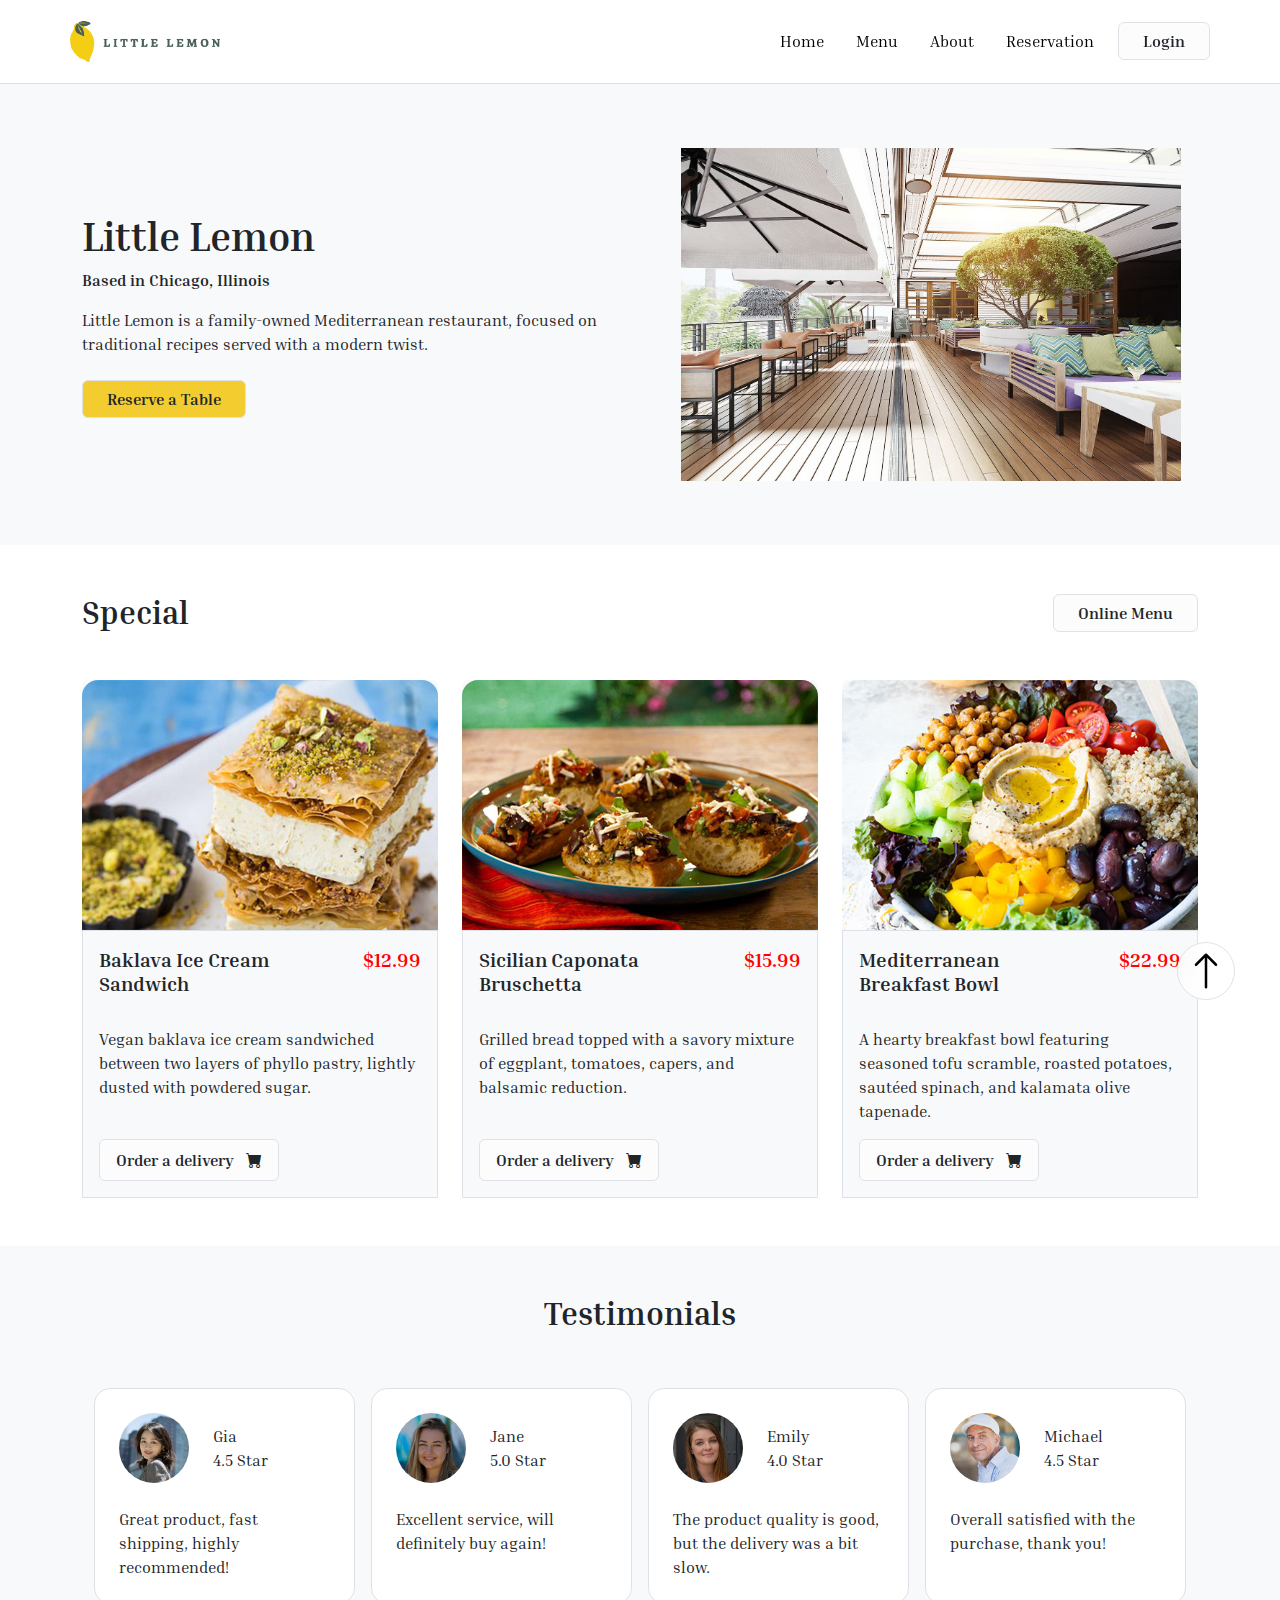
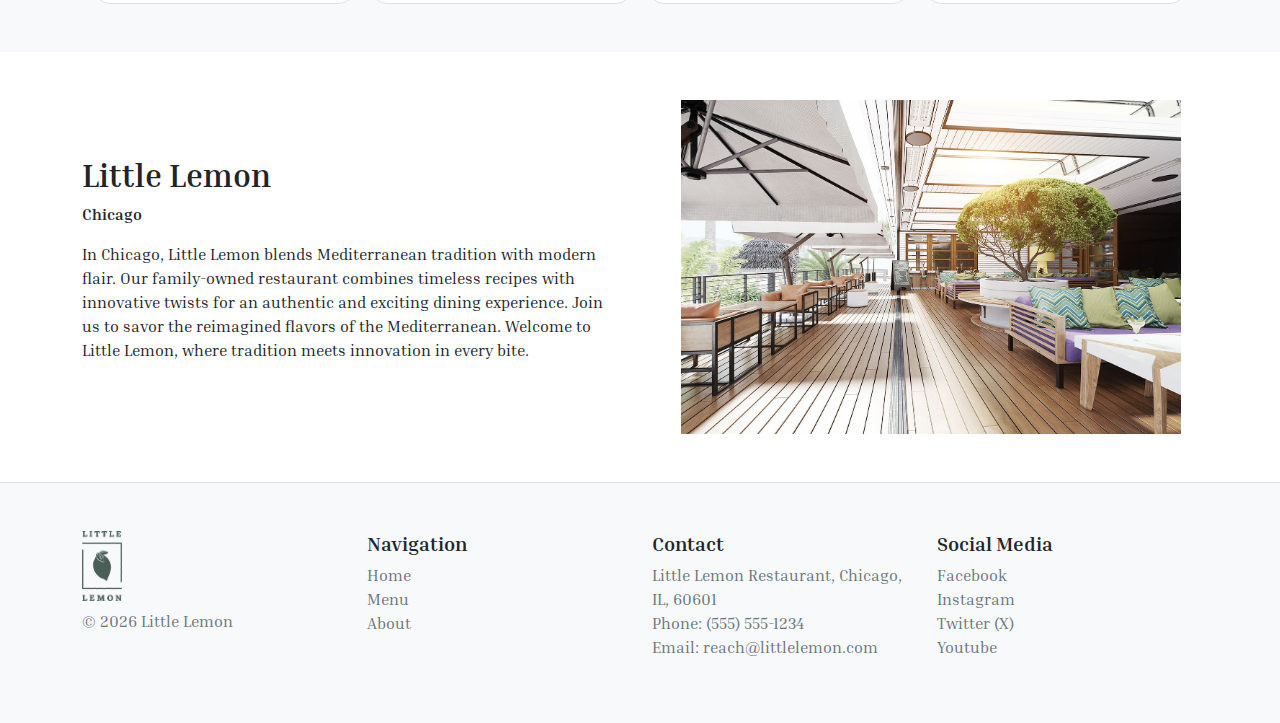
<file: index.html>
<!DOCTYPE html>
<html lang="en">
<head>
  <meta charset="UTF-8">
  <meta name="viewport" content="width=device-width, initial-scale=1.0">
  <title>Little Lemon, Chicago</title>
  <!-- Open Graph meta tags -->
  <meta property="og:title" content="Little Lemon" />
  <meta property="og:description" content="Little Lemon is a family-owned Mediterranean restaurant, focused on traditional recipes served with a modern twist." />
  <meta property="og:image" content="assets/images/restaurant.jpg" />
  <meta property="og:url" content="https://ankantalukdar.github.io/little-lemon/" />
  <meta property="og:type" content="website" />
  <meta property="og:site_name" content="Litlte Lemon" />
  <!-- End -->
  <link rel="icon" type="image/webp" href="assets/images/favicon.webp">
  <link href="https://cdn.jsdelivr.net/npm/bootstrap@5.3.3/dist/css/bootstrap.min.css" rel="stylesheet" integrity="sha384-QWTKZyjpPEjISv5WaRU9OFeRpok6YctnYmDr5pNlyT2bRjXh0JMhjY6hW+ALEwIH" crossorigin="anonymous">
  <link rel="stylesheet" href="style.css">
  <link rel="preconnect" href="https://fonts.googleapis.com">
  <link rel="preconnect" href="https://fonts.gstatic.com" crossorigin>
  <link href="https://fonts.googleapis.com/css2?family=Inria+Serif:wght@400;700&display=swap" rel="stylesheet">
  <link rel="stylesheet" href="https://cdn.jsdelivr.net/npm/bootstrap-icons@1.11.3/font/bootstrap-icons.min.css">
</head>
<body>
  <!-- nav start -->
  <nav class="navbar navbar-expand-md font-regular pt-3 pb-3 sticky-top border-bottom border-1" style="background-color: rgba(255, 255, 255, 0.7); backdrop-filter: blur(10px);">
    <div class="container ps-4 pe-4 ps-sm-0 pe-sm-0">
      <a href="#" class="navbar-brand">
        <img src="assets/images/logo.png" alt="Logo" width="150px" class="logo">
      </a>
      <button class="navbar-toggler custom-toggler" type="button" data-bs-toggle="collapse" data-bs-target="#navbarNav" aria-controls="navbarNav" aria-expanded="false" aria-label="Toggle navigation">
        <span class="navbar-toggler-icon"></span>
      </button>
      <div class="collapse navbar-collapse" id="navbarNav">
        <ul class="navbar-nav ms-auto gap-3 mb-0 align-items-center">
          <li class="nav-item"><a href="#" class="nav-link text-black">Home</a></li>
          <li class="nav-item"><a href="#menu" class="nav-link text-black">Menu</a></li>
          <li class="nav-item"><a href="#about" class="nav-link text-black">About</a></li>
          <li class="nav-item"><a href="#" class="nav-link text-black" id="reservationLink">Reservation</a></li>
          <li class="nav-item"><button id="loginBtn" class="btn btn-clr border border-1 px-4 font-bold">Login</button></li>
        </ul>
      </div>
    </div>
  </nav>
  <!-- nav end -->
  <!-- ---------------------------- -->
  <!-- popup modals -->
  <!-- login popup modal -->
  <div class="modal font-regular" id="loginModal" style="background-color: rgba(255, 255, 255, 0.7); backdrop-filter: blur(10px);">
    <div class="modal-dialog modal-dialog-centered modal-lg">
      <div class="modal-content px-3 py-2 pop-up">
        <div class="modal-body">
          <div class="row justify-content-between">
            <!-- Left side with image -->
            <div class="col-md-6 popup-image rounded-start">
            </div>
            <!-- Right side with login options -->
            <div class="col-lg-6">
              <!-- Close button -->
              <div class="d-flex justify-content-end">
                <button type="button" class="btn-close" data-bs-dismiss="modal" aria-label="Close"></button>
              </div>
              <h2 class="text-center font-bold mb-3">Login</h2>
              <p class="text-center">Getting started is easy</p>
              <!-- Social login buttons -->
              <div class="text-center">
                <button class="btn border border-1 mb-3 btn-clr" onclick="closeModal()">
                  <i class="bi bi-google pe-1"></i>
                  Google
                </button>
                <button class="btn border border-1 mb-3 btn-clr" onclick="closeModal()">
                  <i class="bi bi-facebook pe-1"></i>
                  Facebook
                </button>
              </div>
              <p class="text-center">Or continue with:</p>
              <!-- Blank form -->
              <form class="d-flex flex-column align-items-center">
                <div class="mb-3 form-width-mx">
                  <input type="email" class="form-control" placeholder="Email">
                </div>
                <div class="mb-3 form-width-mx">
                  <input type="password" class="form-control" placeholder="Password">
                </div>
                <div class="d-flex justify-content-center align-items-center">
                  <button type="submit" class="btn border border-1 btn-block btn-clr">
                    <i class="bi bi-box-arrow-in-left pe-1"></i>
                    Login
                  </button>
                </div>
              </form>
              <!-- Create account link -->
              <p class="text-center mt-3">Don't have an account? <a href="#" id="signupBtn" class="text-decoration-none" onclick="showSignupModal()">Sign Up</a></p>
              <p class="text-center text-secondary">By logging in, you agree to our <a href="#" class="text-decoration-none text-secondary">Terms and Conditions</a>.</p>
            </div>
          </div>
        </div>
      </div>
    </div>
  </div>
  <!-- signup popup modal -->
  <div class="modal font-regular" id="signupModal" style="background-color: rgba(255, 255, 255, 0.7); backdrop-filter: blur(10px);">
    <div class="modal-dialog modal-dialog-centered modal-lg">
      <div class="modal-content px-3 py-2 pop-up">
        <div class="modal-body">
          <div class="row justify-content-between">
            <!-- Left side with image -->
            <div class="col-md-6 popup-image rounded-start">
            </div>
            <!-- Right side with signup options -->
            <div class="col-lg-6">
              <!-- Close button -->
              <div class="d-flex justify-content-end">
                <button type="button" class="btn-close" data-bs-dismiss="modal" aria-label="Close"></button>
              </div>
              <h2 class="text-center font-bold mb-3 pb-4">Sign Up</h2>
              <!-- Blank form -->
              <form class="d-flex flex-column align-items-center">
                <div class="mb-3 form-width-mx">
                  <input type="text" class="form-control" placeholder="Full Name">
                </div>
                <div class="mb-3 form-width-mx">
                  <input type="email" class="form-control" placeholder="Email">
                </div>
                <div class="mb-3 form-width-mx">
                  <input type="password" class="form-control" placeholder="Password">
                </div>
                <div class="mb-3 form-width-mx">
                  <input type="password" class="form-control" placeholder="Confirm Password">
                </div>
                <div class="d-flex justify-content-center align-items-center">
                  <button type="submit" class="btn border border-1 btn-block btn-clr">
                    <i class="bi bi-person-plus pe-1"></i>
                    Sign Up
                  </button>
                </div>
              </form>
              <!-- Login link -->
              <p class="text-center mt-3">Already have an account? <a href="#" id="loginBtn" class="text-decoration-none" onclick="showLoginModal()">Login</a></p>
              <p class="text-center text-secondary mb-0">By signing up, you agree to our <a href="#" class="text-decoration-none text-secondary">Terms and Conditions</a>.</p>
            </div>
          </div>
        </div>
      </div>
    </div>
  </div>
  <!-- reservation modal -->
  <div class="modal font-regular" id="reservationModal" style="background-color: rgba(255, 255, 255, 0.7); backdrop-filter: blur(10px);">
    <div class="modal-dialog modal-dialog-centered modal-lg">
      <div class="modal-content px-3 py-2 pop-up">
        <div class="modal-body">
          <div class="row justify-content-between">
            <!-- Reservation Form -->
            <div class="col-md-12">
              <!-- Close button -->
              <div class="d-flex justify-content-end">
                <button type="button" class="btn-close" data-bs-dismiss="modal" aria-label="Close"></button>
              </div>
              <div class="text-center mb-3">
                <img src="assets/images/logo.png" class="pb-2" alt="Logo" width="125">
              </div>
              <h2 class="text-center font-bold mb-3 pb-4">Table Reservation</h2>
              <!-- Reservation Form -->
              <form id="reservationForm" class="d-flex flex-column align-items-center">
                <div class="mb-3 form-width-mx">
                  <input type="text" class="form-control" name="first_name" placeholder="First Name" required>
                </div>
                <div class="mb-3 form-width-mx">
                  <input type="text" class="form-control" placeholder="Last Name">
                </div>
                <div class="mb-3 form-width-mx">
                  <div class="input-group">
                      <input type="tel" class="form-control" placeholder="Phone Number" required>
                      <button type="button" class="form-control" id="useEmailButton">Use Email Instead</button>
                  </div>
                  <div class="input-group">
                    <input type="email" class="form-control" placeholder="Email" style="display:none;" id="emailField">
                    <button type="button" class="form-control" style="display:none;" id="usePhoneNumberButton">Use Phone Number</button>
                  </div>
                </div>
                <div class="mb-3 form-width-mx">
                  <input type="number" class="form-control" name="number_of_guests" placeholder="Number of Guests" required min="1" max="25">
                </div>
                <div class="mb-3 form-width-mx">
                  <input type="date" class="form-control" name="date" placeholder="Select Date" required>
                </div>
                <div class="mb-3 form-width-mx">
                  <input type="time" class="form-control" name="time" placeholder="Select Time" required>
                </div>
                <div class="mb-3 form-width-mx">
                  <select class="form-select">
                    <option value="" selected disabled>Select Occasion (Optional)</option>
                    <option value="birthday">Birthday</option>
                    <option value="anniversary">Anniversary</option>
                    <option value="other">Other</option>
                  </select>
                </div>
                <div class="mb-3 form-width-mx d-flex gap-3">
                  <label>
                    <input type="checkbox"> Kids
                  </label>
                  <label>
                    <input type="checkbox"> Senior Citizenship
                  </label>
                </div>
                <div class="mb-3 form-width-mx">
                  <label>
                    <input type="checkbox"> Outside Sitting
                  </label>
                </div>
                <div class="d-flex justify-content-center align-items-center pb-3 pt-1">
                  <button type="submit" class="btn border border-1 btn-block btn-clr">
                    <i class="bi bi-box-arrow-in-left pe-1"></i>
                    Reserve Table
                  </button>
                </div>
              </form>
            </div>
          </div>
        </div>
      </div>
    </div>
  </div>
  <!-- popup modals end -->
  <!-- ---------------------------- -->
  <!-- hero section -->
  <section id="hero" class="bg-light font-regular pt-3 pb-3">
    <div class="p-3 p-md-0">
      <div class="container d-flex justify-content-between gap-5 pt-0 pt-md-5 pb-4 pb-md-5 flex-1">
        <div class="d-flex flex-column align-self-center flex-1">
          <img src="assets/images/restaurant.jpg" class="mobile-image mb-4 rounded" width="100%" alt="">
          <h1 class="font-bold">Little Lemon</h1>
          <p class="font-bold">Based in Chicago, Illinois</p>
          <p>Little Lemon is a family-owned Mediterranean restaurant, focused on traditional recipes served with a modern twist.</p>
          <button class="btn ll-color border border-1 mt-2 px-4 font-bold" id="reservationButton">Reserve a Table</button>
        </div>
        <div class="about-image-wrap flex-1">
          <img src="assets/images/restaurant.jpg" class="" width="100%" alt="">
        </div>
      </div>
    </div>
  </section>
  <!-- hero end -->
  <!-- ---------------------------- -->
  <!-- menu section -->
  <section id="menu" class="">
    <div class="p-3 p-md-0">
      <div class="container d-flex flex-column gap-5 pt-4 pt-md-5 pb-4 pb-md-5">
        <div class="d-flex justify-content-between align-items-center">
          <h2 class="font-bold mb-0">Special</h2>
          <button class="btn btn-clr border border-1 px-4 font-bold" onclick="window.open('assets/menu_compressed.pdf')">Online Menu</button>
        </div>
        <div class="card-wrapper">
          <div class="row row-cols-1 row-cols-sm-2 row-cols-lg-3 ">
            <div class="col">
              <div class="card bg-light border-0">
                <img src="assets/images/1.jpg" class="card-img-top rounded-top-4" alt="...">
                <div class="card-body border border-1">
                  <div class="title-wrapper">
                    <div class="row">
                      <div class="col-8">
                        <h5 class="card-title pb-4 font-bold">Baklava Ice Cream Sandwich</h5>
                      </div>
                      <div class="col-4 d-flex justify-content-end">
                        <h5 class="card-title pb-4 font-bold"><span style="color: red;">$12.99</span></h5>
                      </div>
                    </div>
                  </div>
                  <p class="pb-3 font-regular">Vegan baklava ice cream sandwiched between two layers of phyllo pastry, lightly dusted with powdered sugar.</p>
                  <button id="menuBtn" class="btn btn-clr border border-1 p-2 px-3 fw-semibold font-bold">
                    Order a delivery
                    <span class="bi bi-cart-fill ps-2"></span>
                  </button>
                </div>
              </div>
            </div>
            <div class="col d-none d-sm-block">
              <div class="card bg-light border-0">
                <img src="assets/images/2.jpg" class="card-img-top rounded-top-4" alt="...">
                <div class="card-body border border-1">
                  <div class="title-wrapper">
                    <div class="row">
                      <div class="col-8">
                        <h5 class="card-title pb-4 font-bold">Sicilian Caponata Bruschetta</h5>
                      </div>
                      <div class="col-4 d-flex justify-content-end">
                        <h5 class="card-title pb-4 font-bold"><span style="color: red;">$15.99</span></h5>
                      </div>
                    </div>
                  </div>
                  <p class="pb-3 font-regular">Grilled bread topped with a savory mixture of eggplant, tomatoes, capers, and balsamic reduction.</p>
                  <button id="menuBtn2" class="btn btn-clr border border-1 p-2 px-3 fw-semibold font-bold">
                    Order a delivery
                    <span class="bi bi-cart-fill ps-2"></span>
                  </button>
                </div>
              </div>
            </div>
            <div class="col d-none d-lg-block">
              <div class="card bg-light border-0">
                <img src="assets/images/3.jpg" class="card-img-top rounded-top-4" alt="...">
                <div class="card-body border border-1">
                  <div class="title-wrapper">
                    <div class="row">
                      <div class="col-8">
                        <h5 class="card-titl pb-4 font-bold">Mediterranean Breakfast Bowl</h5>
                      </div>
                      <div class="col-4 d-flex justify-content-end">
                        <h5 class="card-title pb-4 font-bold"><span style="color: red;">$22.99</span></h5>
                      </div>
                    </div>
                  </div>
                  <p class="fpb-3 font-regular">A hearty breakfast bowl featuring seasoned tofu scramble, roasted potatoes, sautéed spinach, and kalamata olive tapenade.</p>
                  <button id="menuBtn3" class="btn btn-clr border border-1 p-2 px-3 fw-semibold font-bold">
                    Order a delivery
                    <span class="bi bi-cart-fill ps-2"></span>
                  </button>
                </div>
              </div>
            </div>
          </div>
        </div>
      </div>
    </div>
  </section>
  <!-- menu section end -->
  <!-- ---------------------------- -->
  <!-- review section -->
  <section id="review" class="bg-light font-regular">
    <div class="p-3 p-md-0">
      <div class="container d-flex flex-column gap-5 pt-4 pt-md-5 pb-4 pb-md-5">
        <h2 class="font-bold text-center">Testimonials</h2>
        <div class="container align-self-center row gap-3">
          <div class="col bg-white border border-1 rounded-4 p-0">
            <div class="review-card py-4 px-4">
              <div class="row pb-4 align-items-center rp-wrapper">
                <div class="col-auto">
                  <!-- Image -->
                  <div class="review-image">
                    <img src="assets/images/r1.jpg" alt="User Image">
                  </div>
                </div>
                <div class="col">
                  <!-- Username and Ratings -->
                  <div id="rp-username" class="review-details d-flex flex-column align-items-start">
                    <div class="review-username">
                      <p class="mb-0">Gia</p>
                    </div>
                    <div class="review-ratings">
                      <p class="mb-0">4.5 Star</p>
                    </div>
                  </div>
                </div>
              </div>
              <!-- Review Text -->
              <p class="review-text mb-0">Great product, fast shipping, highly recommended!</p>
            </div>
          </div>
          <div id="second-review" class="col bg-white border border-1 rounded-4 p-0">
            <div class="review-card py-4 px-4">
              <div class="row pb-4 align-items-center">
                <div class="col-auto">
                  <!-- Image -->
                  <div class="review-image">
                    <img src="assets/images/r2.jpg" alt="User Image">
                  </div>
                </div>
                <div class="col">
                  <!-- Username and Ratings -->
                  <div class="review-details d-flex flex-column align-items-start">
                    <div class="review-username">
                      <p class="mb-0">Jane</p>
                    </div>
                    <div class="review-ratings">
                      <p class="mb-0">5.0 Star</p>
                    </div>
                  </div>
                </div>
              </div>
              <!-- Review Text -->
              <p class="review-text mb-0">Excellent service, will definitely buy again!</p>
            </div>
          </div>
          <div id="third-review" class="col bg-white border border-1 rounded-4 p-0">
            <div class="review-card py-4 px-4">
              <div class="row pb-4 align-items-center">
                <div class="col-auto">
                  <!-- Image -->
                  <div class="review-image">
                    <img src="assets/images/r3.jpg" alt="User Image">
                  </div>
                </div>
                <div class="col">
                  <!-- Username and Ratings -->
                  <div class="review-details d-flex flex-column align-items-start">
                    <div class="review-username">
                      <p class="mb-0">Emily</p>
                    </div>
                    <div class="review-ratings">
                      <p class="mb-0">4.0 Star</p>
                    </div>
                  </div>
                </div>
              </div>
              <!-- Review Text -->
              <p class="review-text mb-0">The product quality is good, but the delivery was a bit slow.</p>
            </div>
          </div>
          <div id="last-review" class="col bg-white border border-1 rounded-4 p-0">
            <div class="review-card py-4 px-4">
              <div class="row pb-4 align-items-center">
                <div class="col-auto">
                  <!-- Image -->
                  <div class="review-image">
                    <img src="assets/images/r4.jpg" width="80px" alt="User Image">
                  </div>
                </div>
                <div class="col">
                  <!-- Username and Ratings -->
                  <div class="review-details d-flex flex-column align-items-start">
                    <div class="review-username">
                      <p class="mb-0">Michael</p>
                    </div>
                    <div class="review-ratings">
                      <p class="mb-0">4.5 Star</p>
                    </div>
                  </div>
                </div>
              </div>
              <!-- Review Text -->
              <p class="review-text mb-0">Overall satisfied with the purchase, thank you!</p>
            </div>
          </div>
        </div>
      </div>
    </div>
  </section>
  <!-- review section end -->
  <!-- ---------------------------- -->
  <!-- about section -->
  <section id="about" class="font-regular">
    <div class="container d-flex justify-content-between gap-5 pt-4 pt-md-5 pb-4 pb-md-5">
      <div class="d-flex flex-column align-self-center flex-1 p-3 p-md-0">
        <div>
          <h2 class="font-bold">Little Lemon</h2>
          <p class="font-bold">Chicago</p>
        </div>
        <div>
          <p>
            In Chicago, Little Lemon blends Mediterranean tradition with modern flair. Our family-owned restaurant combines timeless recipes with innovative twists for an authentic and exciting dining experience. Join us to savor the reimagined flavors of the Mediterranean. Welcome to Little Lemon, where tradition meets innovation in every bite.
          </p>
        </div>
      </div>
      <div class="about-image-wrap flex-1">
        <img src="assets/images/restaurant.jpg" width="100%" class="about-image" alt="" srcset="">
      </div>
    </div>
  </section>
  <!-- about section end -->
  <!-- ---------------------------- -->
  <!-- footer -->
  <footer class="bg-light font-regular border-top border-1">
    <div class="container pt-4 pt-md-5 pb-4 pb-md-5">
      <div class="row p-3 p-md-0">
        <div class="col-6 col-lg-3">
          <div class="d-flex flex-column gap-2">
            <img src="assets/images/footer logo.png" width="40" alt="">
            <p class="text-secondary">&#169; <span id="currentYear"></span> Little Lemon</p>
          </div>
        </div>
        <div class="col-6 col-lg-3">
          <h5 class="font-bold">Navigation</h5>
          <ul class="list-unstyled">
            <li><a href="#" class="text-decoration-none link-secondary">Home</a></li>
            <li><a href="#menu" class="text-decoration-none link-secondary">Menu</a></li>
            <li><a href="#about" class="text-decoration-none link-secondary">About</a></li>
          </ul>
        </div>
        <div class="col-6 col-lg-3">
          <h5 class="font-bold">Contact</h5>
          <p class="no-margin text-secondary">Little Lemon Restaurant, Chicago, IL, 60601</p>
          <p class="no-margin text-secondary">Phone: (555) 555-1234</p>
          <p class="no-margin text-secondary">Email: <a href="mailto:info@example.com" class="text-decoration-none link-secondary">reach@littlelemon.com</a></p>
        </div>
        <div class="col-6 col-lg-3">
          <h5 class="font-bold">Social Media</h5>
          <ul class="list-unstyled">
            <li><a href="https://www.facebook.com/" class="text-decoration-none link-secondary">Facebook</a></li>
            <li><a href="https://www.instagram.com/" class="text-decoration-none link-secondary">Instagram</a></li>
            <li><a href="https://www.x.com/" class="text-decoration-none link-secondary">Twitter (X)</a></li>
            <li><a href="https://www.youtube.com/" class="text-decoration-none link-secondary">Youtube</a></li>
          </ul>
        </div>
      </div>
    </div>
  </footer>
  <!-- footer end -->
  <!-- ---------------------------- -->
  <!-- misc html-->
  <!-- bring to top -->
  <button id="bringToTopBtn" class="btn bring-to-top border border-1 rounded-5 p-2" style="background-color: rgba(255, 255, 255, 0.7); backdrop-filter: blur(10px);">
    <svg xmlns="http://www.w3.org/2000/svg" width="40" height="40" fill="black" class="bi bi-arrow-up" viewBox="0 0 16 16">
      <path fill-rule="evenodd" d="M8 15a.5.5 0 0 0 .5-.5V2.707l3.146 3.147a.5.5 0 0 0 .708-.708l-4-4a.5.5 0 0 0-.708 0l-4 4a.5.5 0 1 0 .708.708L7.5 2.707V14.5a.5.5 0 0 0 .5.5"/>
    </svg>
  </button>
  <!-- bring to top end -->
  <!-- misc html end -->
  <!-- ---------------------------- -->
  <!-- script -->
  <script src="script.js"></script>
  <script src="https://cdn.jsdelivr.net/npm/bootstrap@5.3.3/dist/js/bootstrap.bundle.min.js" integrity="sha384-YvpcrYf0tY3lHB60NNkmXc5s9fDVZLESaAA55NDzOxhy9GkcIdslK1eN7N6jIeHz" crossorigin="anonymous"></script>
  <!-- script end -->
  <!-- ---------------------------- -->
</body>
</html>
</file>
<file: style.css>
.font-regular {
  font-family: "Inria Serif", serif;
  font-weight: 400;
  font-style: normal;
}

.font-bold {
  font-family: "Inria Serif", serif;
  font-weight: 700;
  font-style: normal;
}

.popup-image {
  background-image: url('assets/images/pop-up-bg.jpg');
  background-size: cover;
  background-position: right;
  width: 100%;
  max-width: 355px;
  height: 480px;
}

@media (max-width: 991px) {
  .popup-image {
    display: none;
  }
}

.bring-to-top {
  position: fixed;
  bottom: -100px;
  right: 28px;
  z-index: 999;
  transition: bottom 0.3s;
}

@media (min-width: 768px) {
  .bring-to-top {
    position: fixed;
    bottom: -100px;
    right: 45px;
    z-index: 999;
    transition: bottom 0.3s;
  }
}

.ll-color {
  background-color: rgb(243, 205, 47);
}

.ll-color:hover {
  background-color: gold;
}

.btn-clr {
  background-color: #fcfcfd;
}

.btn-clr:hover {
  background-color: gold;
}

.no-margin {
  margin: 0;
}

.hero-info {
  max-width: 50%;
}

@media (min-width: 1200px) {
  .hero-info {
    max-width: 33.33%;
  }
}

.card {
  display: flex;
  flex-direction: column;
  height: 100%;
}

.card-body {
  display: flex;
  flex-direction: column;
  justify-content: space-between;
  height: 100%;
}

.card-body p {
  flex-grow: 1;
}

.btn {
  align-self: flex-start;
  margin-top: auto;
}

.review-image img {
  width: 100%;
  border-radius: 50px;
}

@media (max-width: 576px) {
  .review-image img {
    width: 70px;
  }
}

@media (min-width: 576px) {
  .review-image img {
    width: 55px;
  }
}

@media (min-width: 768px) {
  .review-image img {
    width: 60px;
  }
}

@media (min-width: 992px) {
  .review-image img {
    width: 55px;
  }
}

@media (min-width: 1200px) {
  .review-image img {
    width: 70px;
  }
}

@media (max-width: 576px) {
  #second-review {
    display: none;
  }
}

@media (max-width: 768px) {
  #third-review {
    display: none;
  }
}

@media (max-width: 992px) {
  #last-review {
    display: none;
  }
}

.form-width-mx {
  width: 80%;
}


@media (min-width: 768px) {
  .mobile-image {
    display: none;
  }
}

.about-image {
  align-items: center;
}

.about-image-wrap {
  display: none;
}

@media (min-width: 768px) {
  .about-image-wrap {
    display: grid;
    place-items: center;
  }
}

@media (min-width: 992px) {
  #about img {
    max-width: 400px;
  }
}

@media (min-width: 1200px) {
  #about img {
    max-width: 500px;
  }
}

@media (min-width: 992px) {
  #hero img {
    max-width: 400px;
  }
}

@media (min-width: 1200px) {
  #hero img {
    max-width: 500px;
  }
}

.flex-1 {
  flex: 1;
}

.custom-toggler {
  border: none;
  border-radius: 50%;
  width: 40px;
  height: 40px;
  display: flex;
  align-items: center;
  justify-content: center;
  background-color: gold;
}

.custom-toggler:focus, .custom-toggler:active {
  outline: none;
  box-shadow: none;
}

.custom-toggler .navbar-toggler-icon {
  background-image: url('data:image/svg+xml;charset=UTF8,%3Csvg viewBox="0 0 30 30" xmlns="http://www.w3.org/2000/svg"%3E%3Cpath stroke="rgba(0, 0, 0, 1)" stroke-width="2" stroke-linecap="round" stroke-miterlimit="10" d="M4 7h22M4 15h22M4 23h22"/%3E%3C/svg%3E');
}
</file>
